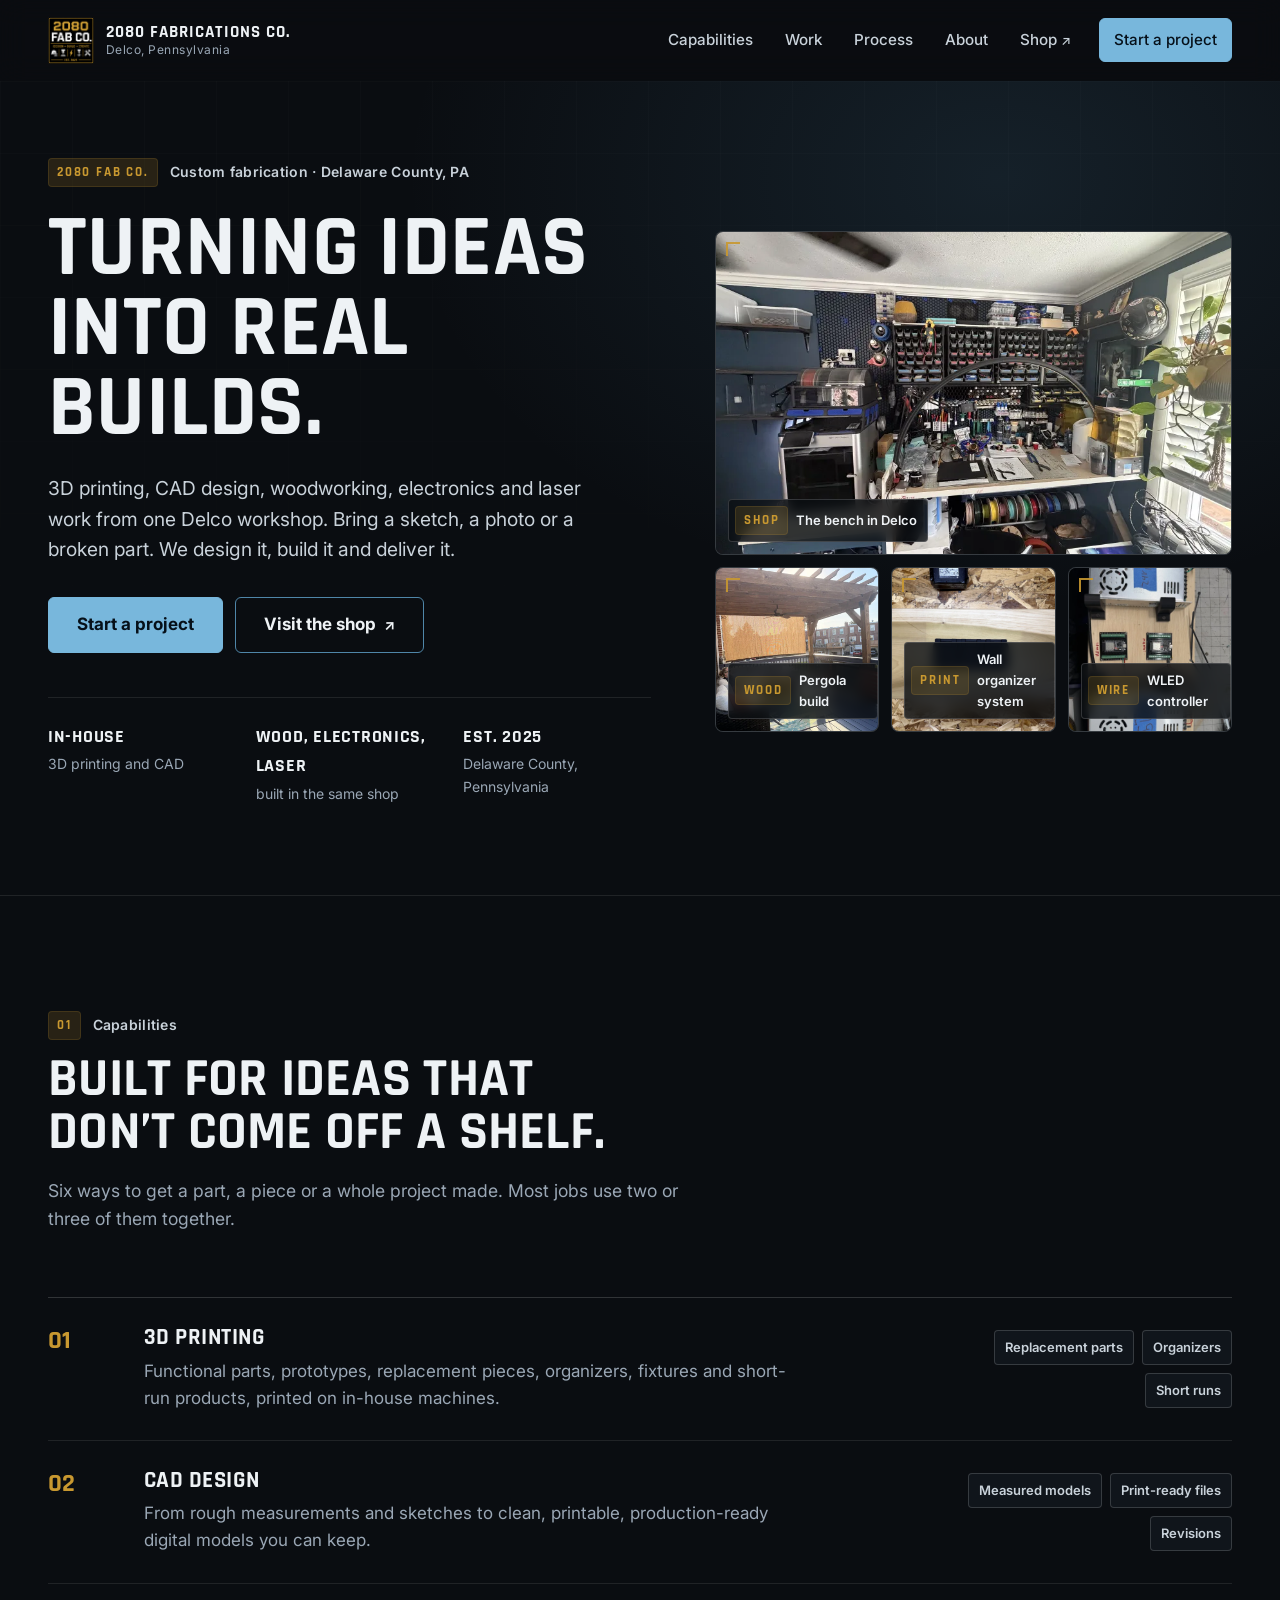
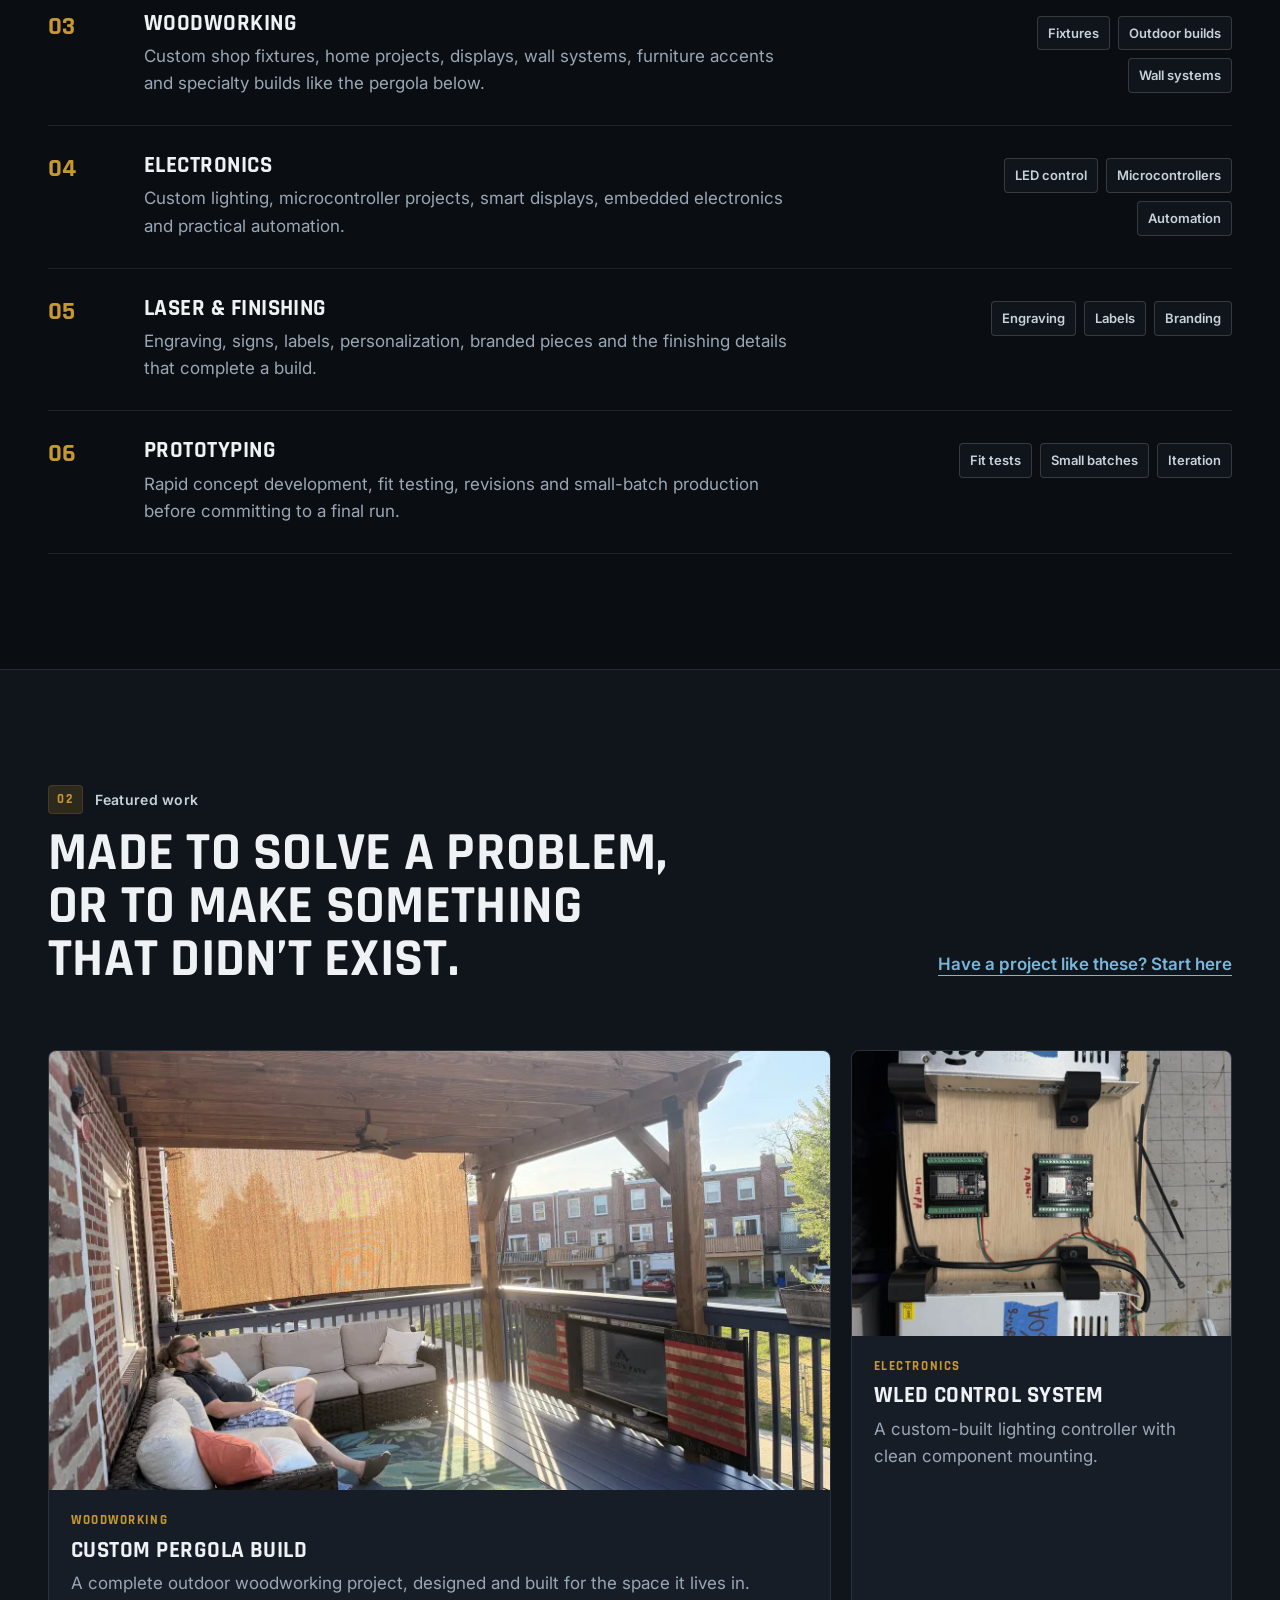
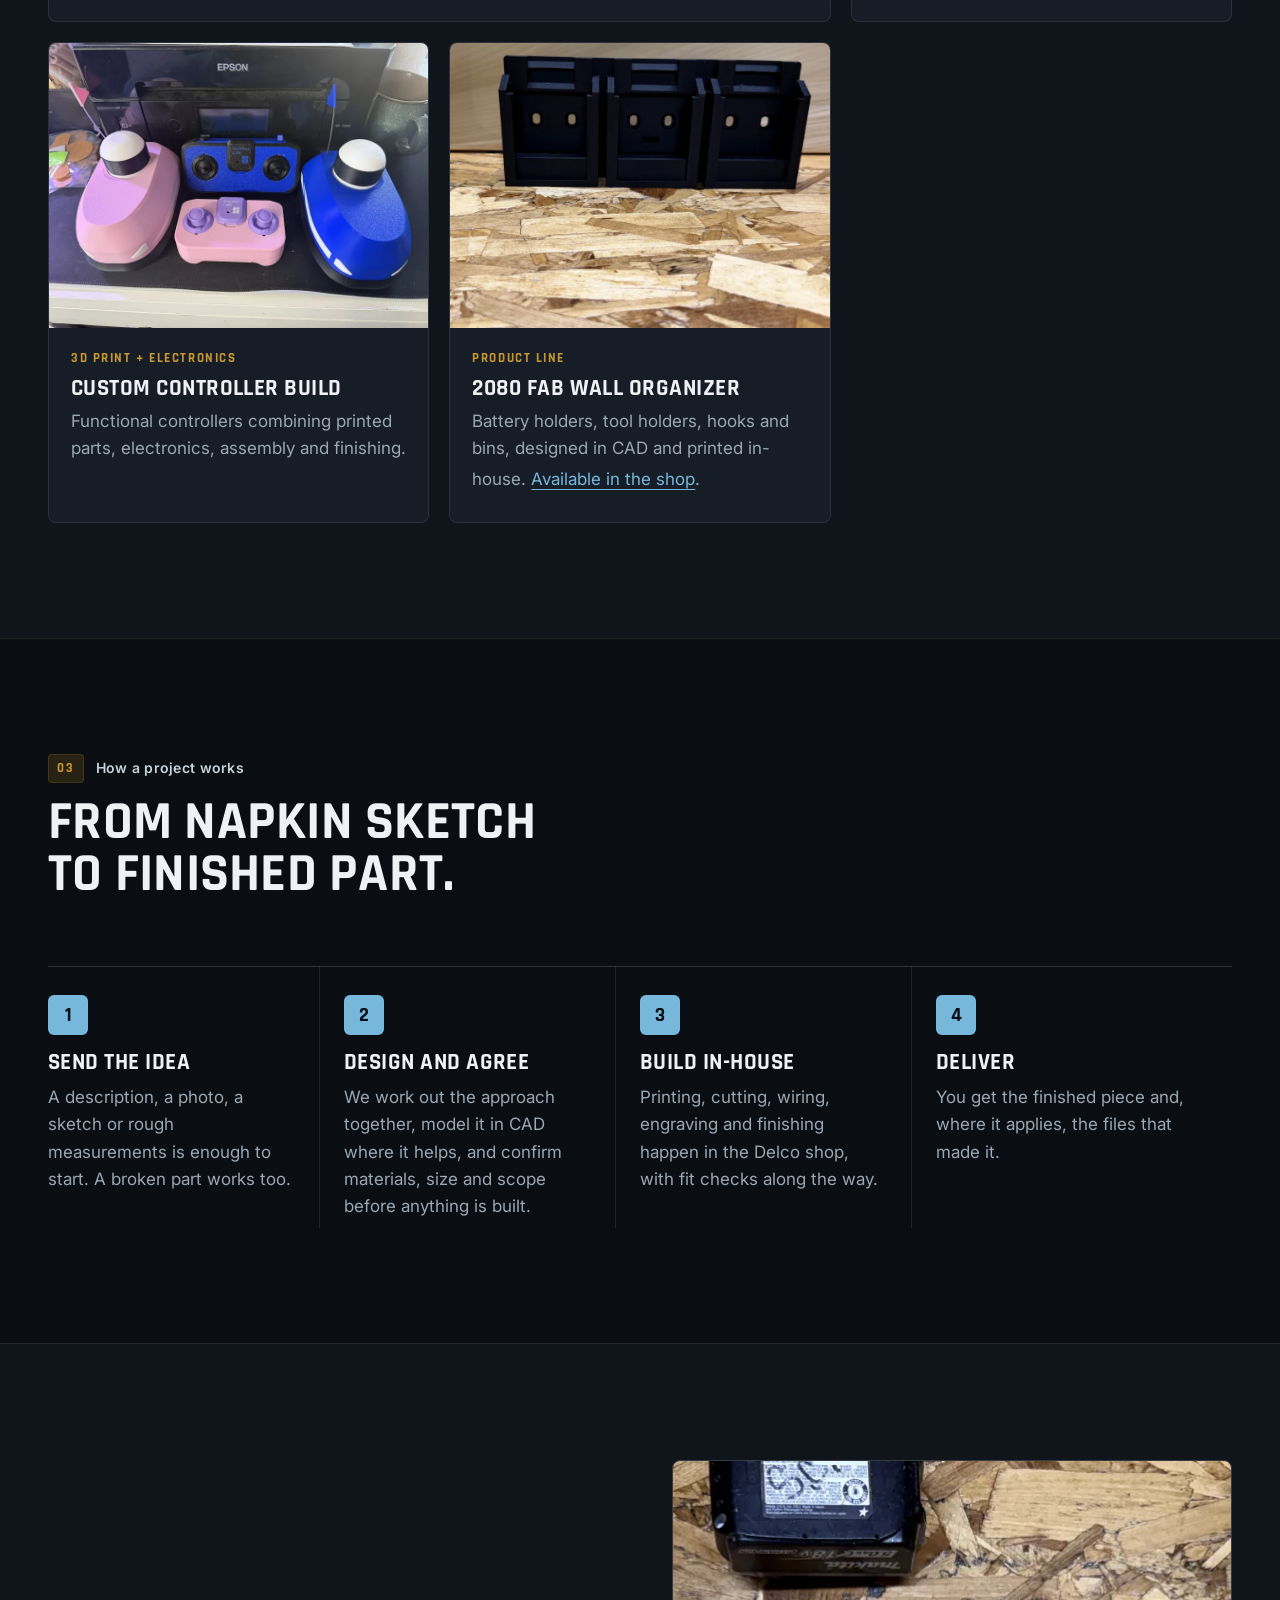
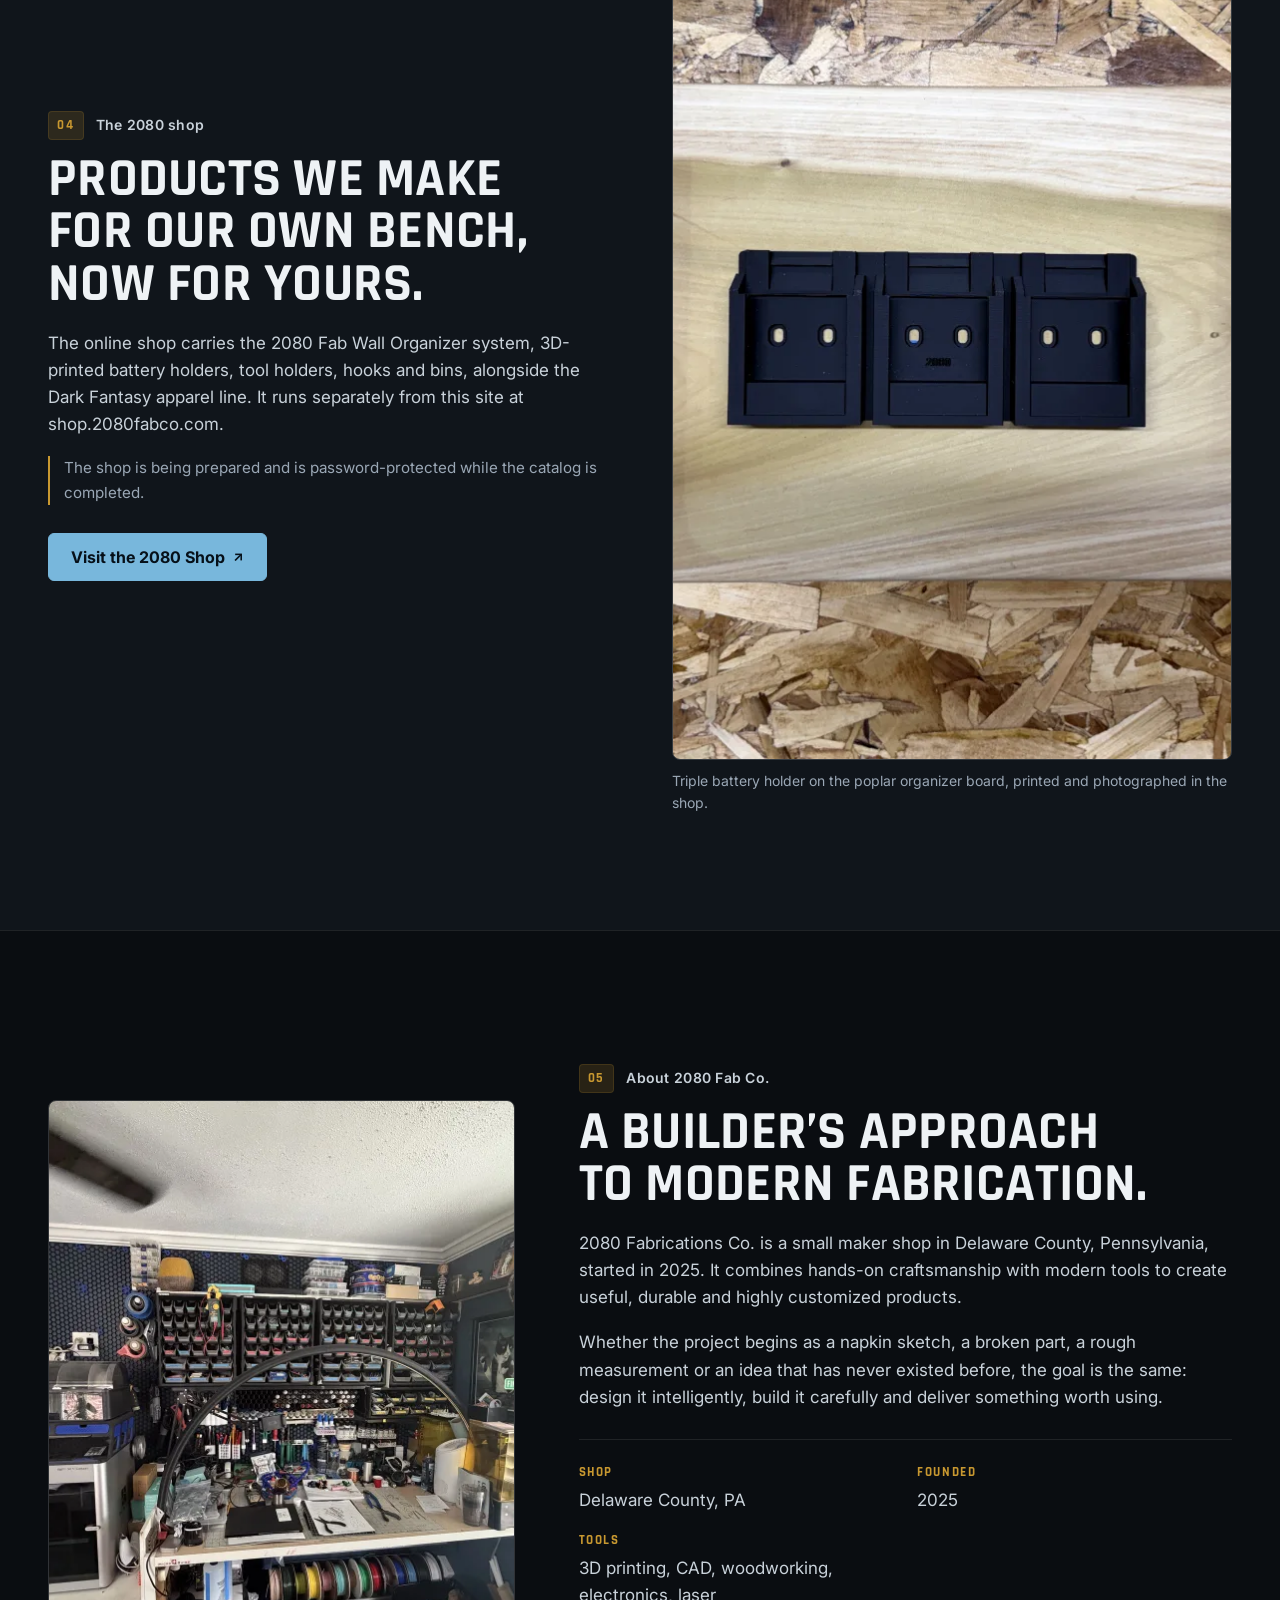
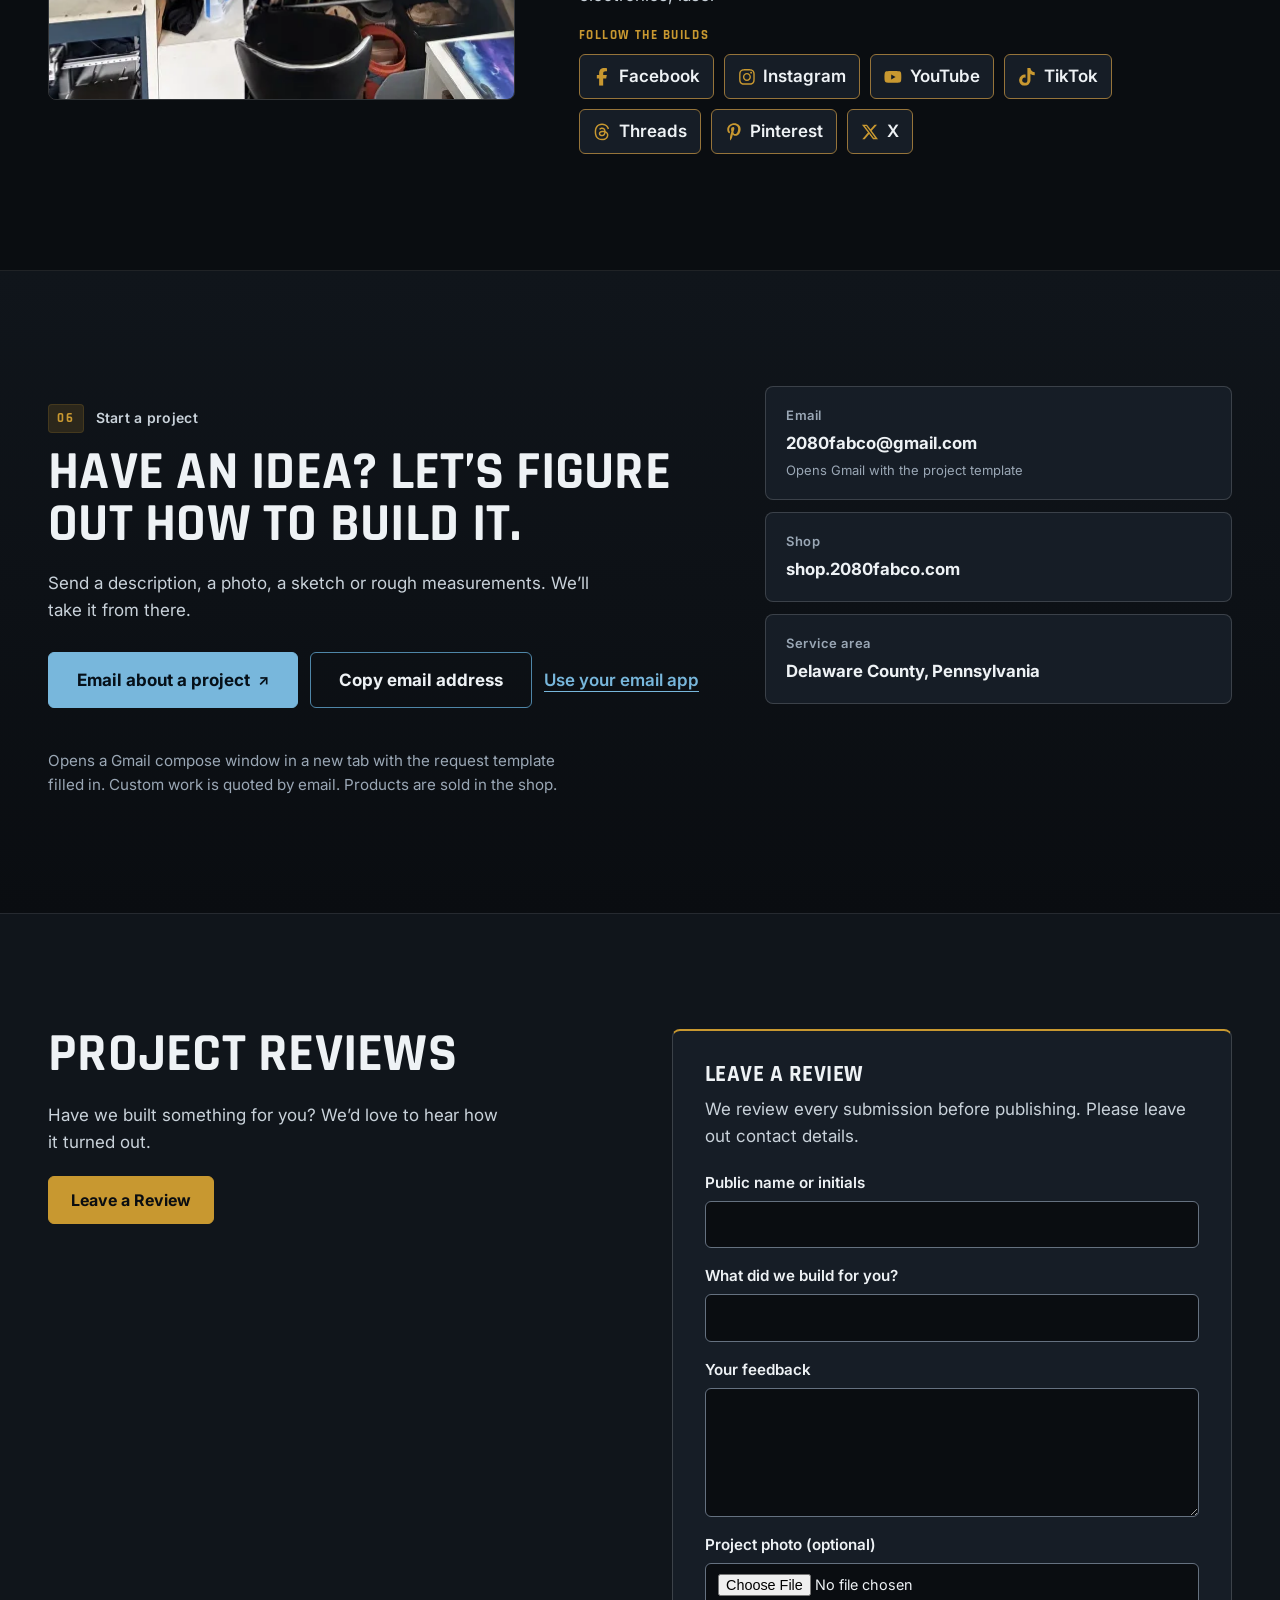
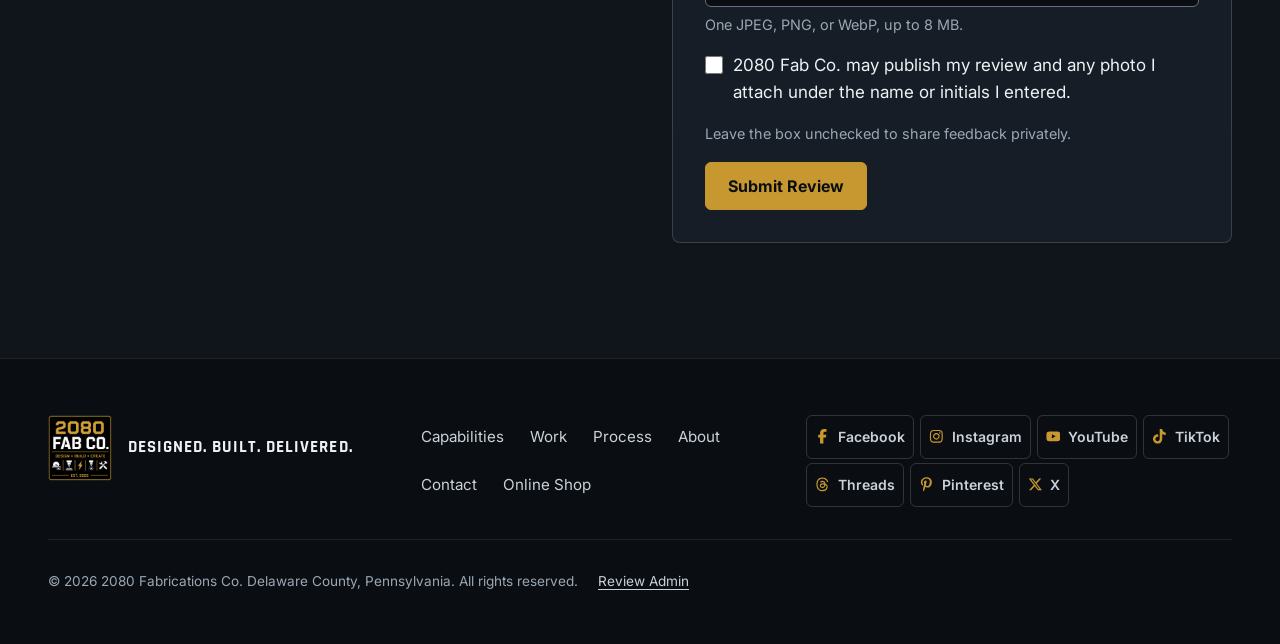
<file: index.html>
<!DOCTYPE html>
<html lang="en">
<head>
  <meta charset="UTF-8" />
  <meta name="viewport" content="width=device-width, initial-scale=1.0" />
  <meta name="description" content="2080 Fabrications Co. is a Delaware County, PA maker shop: custom 3D printing, CAD design, woodworking, electronics, laser work and prototyping, plus an online shop of in-house products." />
  <title>2080 Fabrications Co. | Custom fabrication in Delco, PA</title>
  <link rel="canonical" href="https://2080fabco.com/" />
  <meta name="theme-color" content="#0a0d11" />
  <meta property="og:type" content="website" />
  <meta property="og:site_name" content="2080 Fabrications Co." />
  <meta property="og:title" content="2080 Fabrications Co. | Custom fabrication in Delco, PA" />
  <meta property="og:description" content="Custom 3D printing, CAD design, woodworking, electronics, laser work and prototyping from one Delaware County workshop." />
  <meta property="og:url" content="https://2080fabco.com/" />
  <meta property="og:image" content="https://2080fabco.com/assets/shop.jpg" />
  <meta property="og:image:width" content="1600" />
  <meta property="og:image:height" content="1200" />
  <meta property="og:image:alt" content="2080 Fab Co. electronics and fabrication workspace" />
  <meta name="twitter:card" content="summary_large_image" />
  <meta name="twitter:title" content="2080 Fabrications Co. | Custom fabrication in Delco, PA" />
  <meta name="twitter:description" content="Custom 3D printing, CAD design, woodworking, electronics, laser work and prototyping from one Delaware County workshop." />
  <meta name="twitter:image" content="https://2080fabco.com/assets/shop.jpg" />
  <link rel="icon" href="/favicon.ico" sizes="32x32" />
  <link rel="icon" type="image/png" sizes="32x32" href="/icons/icon-32.png" />
  <link rel="icon" type="image/png" sizes="192x192" href="/icons/icon-192.png" />
  <link rel="apple-touch-icon" sizes="180x180" href="/icons/icon-180.png" />
  <link rel="manifest" href="/site.webmanifest" />
  <link rel="preconnect" href="https://fonts.googleapis.com">
  <link rel="preconnect" href="https://fonts.gstatic.com" crossorigin>
  <link href="https://fonts.googleapis.com/css2?family=Inter:wght@400;500;600;700&family=Rajdhani:wght@600;700&display=swap" rel="stylesheet">
  <link rel="stylesheet" href="styles.css" />
  <script type="application/ld+json">
  {
    "@context": "https://schema.org",
    "@type": "LocalBusiness",
    "@id": "https://2080fabco.com/#business",
    "name": "2080 Fabrications Co.",
    "alternateName": "2080 Fab Co.",
    "url": "https://2080fabco.com/",
    "logo": "https://2080fabco.com/icons/icon-512.png",
    "image": "https://2080fabco.com/assets/shop.jpg",
    "description": "Custom 3D printing, CAD design, woodworking, electronics, laser work and prototyping in Delaware County, Pennsylvania.",
    "email": "2080fabco@gmail.com",
    "foundingDate": "2025",
    "address": { "@type": "PostalAddress", "addressRegion": "PA", "addressCountry": "US" },
    "areaServed": { "@type": "AdministrativeArea", "name": "Delaware County, Pennsylvania" },
    "knowsAbout": ["3D printing", "CAD design", "Woodworking", "Electronics", "Laser engraving", "Prototyping"],
    "sameAs": [
      "https://shop.2080fabco.com",
      "https://www.facebook.com/2080FabCo",
      "https://www.instagram.com/2080fabrications",
      "https://www.youtube.com/@2080Fabco",
      "https://www.tiktok.com/@2080fabco",
      "https://www.threads.net/@2080fabrications",
      "https://www.pinterest.com/2080fabco",
      "https://x.com/2080FabCo"
    ]
  }
  </script>
</head>
<body>
  <a class="skip-link" href="#top">Skip to content</a>

  <header class="site-header" id="site-header">
    <div class="wrap header-inner">
      <a class="brand" href="#top" aria-label="2080 Fabrications Co. home">
        <img class="brand-logo" src="assets/optimized/2080-logo-96.png" width="96" height="98" alt="2080 Fab Co. badge logo">
        <span class="brand-text"><span class="brand-name">2080 Fabrications Co.</span><span class="brand-sub">Delco, Pennsylvania</span></span>
      </a>

      <button class="menu-toggle" type="button" aria-label="Open navigation" aria-expanded="false" aria-controls="primary-nav">
        <span class="menu-toggle__icon" aria-hidden="true"><span></span><span></span><span></span></span>
        <span class="menu-toggle__text">Menu</span>
      </button>

      <nav id="primary-nav" class="nav" aria-label="Main navigation">
        <a href="#capabilities">Capabilities</a>
        <a href="#work">Work</a>
        <a href="#process">Process</a>
        <a href="#about">About</a>
        <a href="https://shop.2080fabco.com" class="nav-shop">Shop <span class="ext" aria-hidden="true">&#8599;</span></a>
        <a class="button primary nav-cta" href="#contact">Start a project</a>
      </nav>
    </div>
  </header>

  <main id="top" tabindex="-1">

    <section class="hero" aria-labelledby="hero-heading">
      <div class="wrap hero-grid">
        <div class="hero-copy">
          <p class="spec-label"><span class="spec-code">2080 FAB CO.</span>Custom fabrication &middot; Delaware County, PA</p>
          <h1 id="hero-heading">Turning ideas<br>into real builds.</h1>
          <p class="lede">3D printing, CAD design, woodworking, electronics and laser work from one Delco workshop. Bring a sketch, a photo or a broken part. We design it, build it and deliver it.</p>
          <div class="actions">
            <a class="button primary large" href="#contact">Start a project</a>
            <a class="button secondary large" href="https://shop.2080fabco.com">Visit the shop <span class="ext" aria-hidden="true">&#8599;</span></a>
          </div>
          <ul class="hero-facts" aria-label="Quick facts">
            <li><strong>In-house</strong><span>3D printing and CAD</span></li>
            <li><strong>Wood, electronics, laser</strong><span>built in the same shop</span></li>
            <li><strong>Est. 2025</strong><span>Delaware County, Pennsylvania</span></li>
          </ul>
        </div>

        <div class="hero-mosaic">
          <figure class="tile tile--main">
            <picture>
              <source type="image/webp" srcset="assets/optimized/shop-800.webp 800w, assets/optimized/shop-1200.webp 1200w" sizes="(max-width: 900px) 100vw, 46vw">
              <img src="assets/optimized/shop-800.jpg" width="800" height="600" alt="2080 Fab Co. electronics and fabrication workspace" fetchpriority="high" decoding="async">
            </picture>
            <figcaption><span class="spec-code">SHOP</span>The bench in Delco</figcaption>
          </figure>
          <figure class="tile">
            <picture>
              <source type="image/webp" srcset="assets/optimized/pergola-800.webp">
              <img src="assets/optimized/pergola-800.jpg" width="800" height="600" alt="Finished custom pergola build" loading="lazy" decoding="async">
            </picture>
            <figcaption><span class="spec-code">WOOD</span>Pergola build</figcaption>
          </figure>
          <figure class="tile">
            <picture>
              <source type="image/webp" srcset="assets/optimized/organizer-board-900.webp">
              <img src="assets/optimized/organizer-board-900.jpg" width="900" height="900" alt="3D-printed triple battery holder mounted on a poplar wall organizer board" loading="lazy" decoding="async">
            </picture>
            <figcaption><span class="spec-code">PRINT</span>Wall organizer system</figcaption>
          </figure>
          <figure class="tile">
            <picture>
              <source type="image/webp" srcset="assets/optimized/wled-board-800.webp">
              <img src="assets/optimized/wled-board-800.jpg" width="800" height="1067" alt="Custom WLED electronics control board" loading="lazy" decoding="async">
            </picture>
            <figcaption><span class="spec-code">WIRE</span>WLED controller</figcaption>
          </figure>
        </div>
      </div>
    </section>

    <section id="capabilities" class="section" aria-labelledby="capabilities-heading">
      <div class="wrap">
        <div class="section-head">
          <p class="spec-label"><span class="spec-code">01</span>Capabilities</p>
          <h2 id="capabilities-heading">Built for ideas that don&rsquo;t come off a shelf.</h2>
          <p class="section-intro">Six ways to get a part, a piece or a whole project made. Most jobs use two or three of them together.</p>
        </div>
        <ol class="ledger">
          <li class="ledger-row">
            <span class="ledger-num" aria-hidden="true">01</span>
            <div class="ledger-body"><h3>3D printing</h3><p>Functional parts, prototypes, replacement pieces, organizers, fixtures and short-run products, printed on in-house machines.</p></div>
            <ul class="tags" aria-label="Typical work"><li>Replacement parts</li><li>Organizers</li><li>Short runs</li></ul>
          </li>
          <li class="ledger-row">
            <span class="ledger-num" aria-hidden="true">02</span>
            <div class="ledger-body"><h3>CAD design</h3><p>From rough measurements and sketches to clean, printable, production-ready digital models you can keep.</p></div>
            <ul class="tags" aria-label="Typical work"><li>Measured models</li><li>Print-ready files</li><li>Revisions</li></ul>
          </li>
          <li class="ledger-row">
            <span class="ledger-num" aria-hidden="true">03</span>
            <div class="ledger-body"><h3>Woodworking</h3><p>Custom shop fixtures, home projects, displays, wall systems, furniture accents and specialty builds like the pergola below.</p></div>
            <ul class="tags" aria-label="Typical work"><li>Fixtures</li><li>Outdoor builds</li><li>Wall systems</li></ul>
          </li>
          <li class="ledger-row">
            <span class="ledger-num" aria-hidden="true">04</span>
            <div class="ledger-body"><h3>Electronics</h3><p>Custom lighting, microcontroller projects, smart displays, embedded electronics and practical automation.</p></div>
            <ul class="tags" aria-label="Typical work"><li>LED control</li><li>Microcontrollers</li><li>Automation</li></ul>
          </li>
          <li class="ledger-row">
            <span class="ledger-num" aria-hidden="true">05</span>
            <div class="ledger-body"><h3>Laser &amp; finishing</h3><p>Engraving, signs, labels, personalization, branded pieces and the finishing details that complete a build.</p></div>
            <ul class="tags" aria-label="Typical work"><li>Engraving</li><li>Labels</li><li>Branding</li></ul>
          </li>
          <li class="ledger-row">
            <span class="ledger-num" aria-hidden="true">06</span>
            <div class="ledger-body"><h3>Prototyping</h3><p>Rapid concept development, fit testing, revisions and small-batch production before committing to a final run.</p></div>
            <ul class="tags" aria-label="Typical work"><li>Fit tests</li><li>Small batches</li><li>Iteration</li></ul>
          </li>
        </ol>
      </div>
    </section>

    <section id="work" class="section section--panel" aria-labelledby="work-heading">
      <div class="wrap">
        <div class="section-head section-head--row">
          <div>
            <p class="spec-label"><span class="spec-code">02</span>Featured work</p>
            <h2 id="work-heading">Made to solve a problem, or to make something that didn&rsquo;t exist.</h2>
          </div>
          <a class="textlink" href="#contact">Have a project like these? Start here</a>
        </div>
        <div class="work-grid">
          <article class="work-card work-card--wide">
            <picture>
              <source type="image/webp" srcset="assets/optimized/pergola-800.webp 800w, assets/optimized/pergola-1200.webp 1200w" sizes="(max-width: 900px) 100vw, 60vw">
              <img src="assets/optimized/pergola-800.jpg" width="800" height="600" alt="Finished custom pergola build" loading="lazy" decoding="async">
            </picture>
            <div class="work-info"><p class="work-tag">Woodworking</p><h3>Custom pergola build</h3><p>A complete outdoor woodworking project, designed and built for the space it lives in.</p></div>
          </article>
          <article class="work-card">
            <picture>
              <source type="image/webp" srcset="assets/optimized/wled-board-800.webp">
              <img src="assets/optimized/wled-board-800.jpg" width="800" height="1067" alt="Custom WLED electronics control board" loading="lazy" decoding="async">
            </picture>
            <div class="work-info"><p class="work-tag">Electronics</p><h3>WLED control system</h3><p>A custom-built lighting controller with clean component mounting.</p></div>
          </article>
          <article class="work-card">
            <picture>
              <source type="image/webp" srcset="assets/optimized/cyberbrick-800.webp 800w, assets/optimized/cyberbrick-1200.webp 1200w" sizes="(max-width: 900px) 100vw, 30vw">
              <img src="assets/optimized/cyberbrick-800.jpg" width="800" height="600" alt="Custom Cyberbrick bumper car controllers" loading="lazy" decoding="async">
            </picture>
            <div class="work-info"><p class="work-tag">3D print + electronics</p><h3>Custom controller build</h3><p>Functional controllers combining printed parts, electronics, assembly and finishing.</p></div>
          </article>
          <article class="work-card">
            <picture>
              <source type="image/webp" srcset="assets/optimized/organizer-three-900.webp">
              <img src="assets/optimized/organizer-three-900.jpg" width="900" height="900" alt="3D-printed triple battery holder for the 2080 Fab Wall Organizer system" loading="lazy" decoding="async">
            </picture>
            <div class="work-info"><p class="work-tag">Product line</p><h3>2080 Fab Wall Organizer</h3><p>Battery holders, tool holders, hooks and bins, designed in CAD and printed in-house. <a href="https://shop.2080fabco.com">Available in the shop</a>.</p></div>
          </article>
        </div>
      </div>
    </section>

    <section id="process" class="section" aria-labelledby="process-heading">
      <div class="wrap">
        <div class="section-head">
          <p class="spec-label"><span class="spec-code">03</span>How a project works</p>
          <h2 id="process-heading">From napkin sketch to finished part.</h2>
        </div>
        <ol class="steps">
          <li class="step"><span class="step-num" aria-hidden="true">1</span><h3>Send the idea</h3><p>A description, a photo, a sketch or rough measurements is enough to start. A broken part works too.</p></li>
          <li class="step"><span class="step-num" aria-hidden="true">2</span><h3>Design and agree</h3><p>We work out the approach together, model it in CAD where it helps, and confirm materials, size and scope before anything is built.</p></li>
          <li class="step"><span class="step-num" aria-hidden="true">3</span><h3>Build in-house</h3><p>Printing, cutting, wiring, engraving and finishing happen in the Delco shop, with fit checks along the way.</p></li>
          <li class="step"><span class="step-num" aria-hidden="true">4</span><h3>Deliver</h3><p>You get the finished piece and, where it applies, the files that made it.</p></li>
        </ol>
      </div>
    </section>

    <section id="shop" class="section section--panel" aria-labelledby="shop-heading">
      <div class="wrap shop-grid">
        <div class="shop-copy">
          <p class="spec-label"><span class="spec-code">04</span>The 2080 shop</p>
          <h2 id="shop-heading">Products we make for our own bench, now for yours.</h2>
          <p>The online shop carries the 2080 Fab Wall Organizer system, 3D-printed battery holders, tool holders, hooks and bins, alongside the Dark Fantasy apparel line. It runs separately from this site at shop.2080fabco.com.</p>
          <p class="shop-note">The shop is being prepared and is password-protected while the catalog is completed.</p>
          <div class="actions">
            <a class="button primary" href="https://shop.2080fabco.com">Visit the 2080 Shop <span class="ext" aria-hidden="true">&#8599;</span></a>
          </div>
        </div>
        <figure class="shop-photo">
          <picture>
            <source type="image/webp" srcset="assets/optimized/organizer-board-900.webp 900w, assets/optimized/organizer-board-1400.webp 1400w" sizes="(max-width: 900px) 100vw, 44vw">
            <img src="assets/optimized/organizer-board-900.jpg" width="900" height="900" alt="3D-printed triple battery holder mounted on a poplar wall organizer board" loading="lazy" decoding="async">
          </picture>
          <figcaption>Triple battery holder on the poplar organizer board, printed and photographed in the shop.</figcaption>
        </figure>
      </div>
    </section>

    <section id="about" class="section" aria-labelledby="about-heading">
      <div class="wrap about-grid">
        <figure class="about-photo">
          <picture>
            <source type="image/webp" srcset="assets/optimized/shop-800.webp 800w, assets/optimized/shop-1200.webp 1200w" sizes="(max-width: 900px) 100vw, 44vw">
            <img src="assets/optimized/shop-800.jpg" width="800" height="600" alt="2080 Fab Co. electronics and fabrication workspace" loading="lazy" decoding="async">
          </picture>
        </figure>
        <div class="about-copy">
          <p class="spec-label"><span class="spec-code">05</span>About 2080 Fab Co.</p>
          <h2 id="about-heading">A builder&rsquo;s approach to modern fabrication.</h2>
          <p>2080 Fabrications Co. is a small maker shop in Delaware County, Pennsylvania, started in 2025. It combines hands-on craftsmanship with modern tools to create useful, durable and highly customized products.</p>
          <p>Whether the project begins as a napkin sketch, a broken part, a rough measurement or an idea that has never existed before, the goal is the same: design it intelligently, build it carefully and deliver something worth using.</p>
          <dl class="bench">
            <div><dt>Shop</dt><dd>Delaware County, PA</dd></div>
            <div><dt>Founded</dt><dd>2025</dd></div>
            <div><dt>Tools</dt><dd>3D printing, CAD, woodworking, electronics, laser</dd></div>
            <div class="bench-social">
              <dt>Follow the Builds</dt>
              <dd>
                <nav class="social-row" aria-label="2080 Fab Co. social accounts">
                  <a href="https://www.facebook.com/2080FabCo" target="_blank" rel="noopener noreferrer" aria-label="2080 Fab Co. on Facebook (opens in a new tab)">
                    <svg class="social-logo" aria-hidden="true" focusable="false"><use href="assets/social-logos.svg#facebook"></use></svg>
                    Facebook
                  </a>
                  <a href="https://www.instagram.com/2080fabrications" target="_blank" rel="noopener noreferrer" aria-label="2080 Fab Co. on Instagram (opens in a new tab)">
                    <svg class="social-logo" aria-hidden="true" focusable="false"><use href="assets/social-logos.svg#instagram"></use></svg>
                    Instagram
                  </a>
                  <a href="https://www.youtube.com/@2080Fabco" target="_blank" rel="noopener noreferrer" aria-label="2080 Fab Co. on YouTube (opens in a new tab)">
                    <svg class="social-logo" aria-hidden="true" focusable="false"><use href="assets/social-logos.svg#youtube"></use></svg>
                    YouTube
                  </a>
                  <a href="https://www.tiktok.com/@2080fabco" target="_blank" rel="noopener noreferrer" aria-label="2080 Fab Co. on TikTok (opens in a new tab)">
                    <svg class="social-logo" aria-hidden="true" focusable="false"><use href="assets/social-logos.svg#tiktok"></use></svg>
                    TikTok
                  </a>
                  <a href="https://www.threads.net/@2080fabrications" target="_blank" rel="noopener noreferrer" aria-label="2080 Fab Co. on Threads (opens in a new tab)">
                    <svg class="social-logo" aria-hidden="true" focusable="false"><use href="assets/social-logos.svg#threads"></use></svg>
                    Threads
                  </a>
                  <a href="https://www.pinterest.com/2080fabco" target="_blank" rel="noopener noreferrer" aria-label="2080 Fab Co. on Pinterest (opens in a new tab)">
                    <svg class="social-logo" aria-hidden="true" focusable="false"><use href="assets/social-logos.svg#pinterest"></use></svg>
                    Pinterest
                  </a>
                  <a href="https://x.com/2080FabCo" target="_blank" rel="noopener noreferrer" aria-label="2080 Fab Co. on X (opens in a new tab)">
                    <svg class="social-logo" aria-hidden="true" focusable="false"><use href="assets/social-logos.svg#x"></use></svg>
                    X
                  </a>
                </nav>
              </dd>
            </div>
          </dl>
        </div>
      </div>
    </section>

    <section id="contact" class="section section--contact" aria-labelledby="contact-heading">
      <div class="wrap contact-grid">
        <div class="contact-copy">
          <p class="spec-label"><span class="spec-code">06</span>Start a project</p>
          <h2 id="contact-heading">Have an idea? Let&rsquo;s figure out how to build it.</h2>
          <p>Send a description, a photo, a sketch or rough measurements. We&rsquo;ll take it from there.</p>
          <div class="contact-actions">
            <a class="button primary large" href="https://mail.google.com/mail/?view=cm&fs=1&to=2080fabco%40gmail.com&su=New%20Project%20Request%20-%202080%20Fabrications%20Co.&body=Name%3A%0ABest%20contact%20method%20%28email%20or%20phone%29%3A%0AProject%20idea%3A%0AApproximate%20size%20or%20dimensions%3A%0AMaterial%20%28if%20known%29%3A%0ANeeded-by%20date%20%28if%20any%29%3A%0APhotos%20or%20files%3A%20I%20can%20attach%20photos%2C%20sketches%20or%20files%20to%20this%20email.%0A" target="_blank" rel="noopener noreferrer">Email about a project <span class="ext" aria-hidden="true">&#8599;</span></a>
            <button class="button secondary large copy-email" type="button" data-email="2080fabco@gmail.com">Copy email address</button>
            <a class="textlink contact-mailto" href="mailto:2080fabco@gmail.com?subject=New%20Project%20Request%20-%202080%20Fabrications%20Co.&body=Name%3A%0ABest%20contact%20method%20%28email%20or%20phone%29%3A%0AProject%20idea%3A%0AApproximate%20size%20or%20dimensions%3A%0AMaterial%20%28if%20known%29%3A%0ANeeded-by%20date%20%28if%20any%29%3A%0APhotos%20or%20files%3A%20I%20can%20attach%20photos%2C%20sketches%20or%20files%20to%20this%20email.%0A">Use your email app</a>
          </div>
          <p class="copy-status" role="status" aria-live="polite"></p>
          <p class="contact-hint">Opens a Gmail compose window in a new tab with the request template filled in. Custom work is quoted by email. Products are sold in the shop.</p>
        </div>
        <ul class="contact-cards" aria-label="Contact details">
          <li><a class="contact-card" href="https://mail.google.com/mail/?view=cm&fs=1&to=2080fabco%40gmail.com&su=New%20Project%20Request%20-%202080%20Fabrications%20Co.&body=Name%3A%0ABest%20contact%20method%20%28email%20or%20phone%29%3A%0AProject%20idea%3A%0AApproximate%20size%20or%20dimensions%3A%0AMaterial%20%28if%20known%29%3A%0ANeeded-by%20date%20%28if%20any%29%3A%0APhotos%20or%20files%3A%20I%20can%20attach%20photos%2C%20sketches%20or%20files%20to%20this%20email.%0A" target="_blank" rel="noopener noreferrer" aria-label="Email 2080fabco@gmail.com about a project (opens Gmail in a new tab)"><span class="contact-card__label">Email</span><strong>2080fabco@gmail.com</strong><span class="contact-card__hint">Opens Gmail with the project template</span></a></li>
          <li><a class="contact-card" href="https://shop.2080fabco.com"><span class="contact-card__label">Shop</span><strong>shop.2080fabco.com</strong></a></li>
          <li><div class="contact-card contact-card--static"><span class="contact-card__label">Service area</span><strong>Delaware County, Pennsylvania</strong></div></li>
        </ul>
      </div>
    </section>

    <section id="project-reviews" class="section section--panel" aria-labelledby="project-reviews-heading" data-reviews-origin="https://2080-project-reviews.2080fabco.workers.dev">
      <div class="wrap reviews-grid">
        <div class="reviews-copy">
          <h2 id="project-reviews-heading">Project Reviews</h2>
          <ul class="review-list" aria-label="Published project reviews" hidden></ul>
          <p class="reviews-empty" role="status">Have we built something for you? We&rsquo;d love to hear how it turned out.</p>
          <a class="button review-button" href="#leave-a-review">Leave a Review</a>
        </div>
        <div class="review-panel" id="leave-a-review" tabindex="-1">
          <h3>Leave a Review</h3>
          <p id="review-intro">We review every submission before publishing. Please leave out contact details.</p>
          <form class="review-form" method="post" aria-describedby="review-intro" hidden>
            <div class="review-field">
              <label for="review-name">Public name or initials</label>
              <input id="review-name" name="displayName" type="text" maxlength="60" required>
            </div>
            <div class="review-field">
              <label for="review-project">What did we build for you?</label>
              <input id="review-project" name="project" type="text" maxlength="120" required>
            </div>
            <div class="review-field">
              <label for="review-feedback">Your feedback</label>
              <textarea id="review-feedback" name="feedback" rows="4" maxlength="600" required></textarea>
            </div>
            <div class="review-field">
              <label for="review-photo">Project photo (optional)</label>
              <input id="review-photo" name="photo" type="file" accept="image/jpeg,image/png,image/webp" aria-describedby="review-photo-hint">
              <p id="review-photo-hint" class="review-hint">One JPEG, PNG, or WebP, up to 8 MB.</p>
            </div>
            <label class="review-consent">
              <input type="checkbox" name="permission" value="yes" aria-describedby="review-permission">
              <span>2080 Fab Co. may publish my review and any photo I attach under the name or initials I entered.</span>
            </label>
            <p id="review-permission" class="review-hint">Leave the box unchecked to share feedback privately.</p>
            <div class="actions">
              <button class="button review-button" type="submit">Submit Review</button>
            </div>
            <p class="review-status" role="status"></p>
          </form>
          <noscript><p class="review-hint">Enable JavaScript to submit a review and see published feedback.</p></noscript>
        </div>
      </div>
    </section>
  </main>

  <footer class="site-footer">
    <div class="wrap footer-grid">
      <div class="footer-brand">
        <img class="footer-logo" src="assets/optimized/2080-logo-184.png" width="184" height="189" alt="2080 Fab Co. badge logo" loading="lazy" decoding="async">
        <p class="footer-tagline">Designed. Built. Delivered.</p>
      </div>
      <nav class="footer-nav" aria-label="Footer">
        <a href="#capabilities">Capabilities</a>
        <a href="#work">Work</a>
        <a href="#process">Process</a>
        <a href="#about">About</a>
        <a href="#contact">Contact</a>
        <a href="https://shop.2080fabco.com">Online Shop</a>
      </nav>
      <nav class="footer-social" aria-label="Social media">
        <a href="https://www.facebook.com/2080FabCo" target="_blank" rel="noopener noreferrer" aria-label="2080 Fab Co. on Facebook (opens in a new tab)">
          <svg class="social-logo" aria-hidden="true" focusable="false"><use href="assets/social-logos.svg#facebook"></use></svg>
          Facebook
        </a>
        <a href="https://www.instagram.com/2080fabrications" target="_blank" rel="noopener noreferrer" aria-label="2080 Fab Co. on Instagram (opens in a new tab)">
          <svg class="social-logo" aria-hidden="true" focusable="false"><use href="assets/social-logos.svg#instagram"></use></svg>
          Instagram
        </a>
        <a href="https://www.youtube.com/@2080Fabco" target="_blank" rel="noopener noreferrer" aria-label="2080 Fab Co. on YouTube (opens in a new tab)">
          <svg class="social-logo" aria-hidden="true" focusable="false"><use href="assets/social-logos.svg#youtube"></use></svg>
          YouTube
        </a>
        <a href="https://www.tiktok.com/@2080fabco" target="_blank" rel="noopener noreferrer" aria-label="2080 Fab Co. on TikTok (opens in a new tab)">
          <svg class="social-logo" aria-hidden="true" focusable="false"><use href="assets/social-logos.svg#tiktok"></use></svg>
          TikTok
        </a>
        <a href="https://www.threads.net/@2080fabrications" target="_blank" rel="noopener noreferrer" aria-label="2080 Fab Co. on Threads (opens in a new tab)">
          <svg class="social-logo" aria-hidden="true" focusable="false"><use href="assets/social-logos.svg#threads"></use></svg>
          Threads
        </a>
        <a href="https://www.pinterest.com/2080fabco" target="_blank" rel="noopener noreferrer" aria-label="2080 Fab Co. on Pinterest (opens in a new tab)">
          <svg class="social-logo" aria-hidden="true" focusable="false"><use href="assets/social-logos.svg#pinterest"></use></svg>
          Pinterest
        </a>
        <a href="https://x.com/2080FabCo" target="_blank" rel="noopener noreferrer" aria-label="2080 Fab Co. on X (opens in a new tab)">
          <svg class="social-logo" aria-hidden="true" focusable="false"><use href="assets/social-logos.svg#x"></use></svg>
          X
        </a>
      </nav>
      <div class="footer-legal">
        <small>&copy; <span id="year">2026</span> 2080 Fabrications Co. Delaware County, Pennsylvania. All rights reserved.</small>
        <a class="footer-admin-link" href="https://2080-project-reviews.2080fabco.workers.dev/admin/">Review Admin</a>
      </div>
    </div>
  </footer>

  <script src="script.js"></script>
</body>
</html>
</file>
<file: styles.css>
/* 2080 Fabrications Co. - Build 02 visual redesign
   Foundation: deep navy. Interactive: steel blue. Accent: the badge's gold, used sparingly.
   Display type: Rajdhani. Body: Inter. Left-aligned, 1280px content width, 12-column grid. */

:root {
  --ink: #0a0d11;
  --ink-2: #10151b;
  --ink-3: #161d26;
  --line: rgba(255, 255, 255, 0.09);
  --line-strong: rgba(255, 255, 255, 0.16);
  --text: #eef2f5;
  --text-soft: #c9d2da;
  --muted: #9aa7b5;
  --steel: #4f86a8;
  --steel-bright: #78b7dc;
  --steel-ink: #061019;
  --gold: #c89830;
  --gold-soft: rgba(200, 152, 48, 0.16);
  --max: 1280px;
  --gutter: clamp(20px, 4vw, 48px);
  --radius: 8px;
  --font-display: "Rajdhani", "Inter", system-ui, sans-serif;
  --font-body: "Inter", system-ui, -apple-system, "Segoe UI", sans-serif;
}

*, *::before, *::after { box-sizing: border-box; }
html { -webkit-text-size-adjust: 100%; }
@media (prefers-reduced-motion: no-preference) { html { scroll-behavior: smooth; } }
body {
  margin: 0;
  font-family: var(--font-body);
  font-size: 1.0625rem;
  line-height: 1.6;
  color: var(--text);
  background: var(--ink);
}
img, picture { display: block; max-width: 100%; }
a { color: var(--steel-bright); text-decoration: none; }
a:hover { color: #9dd0ee; }
:focus-visible { outline: 2px solid var(--steel-bright); outline-offset: 3px; }
main:focus { outline: none; }
h1, h2, h3 { font-family: var(--font-display); font-weight: 700; line-height: 1; margin: 0; text-wrap: balance; letter-spacing: 0.005em; }
h1 { font-size: clamp(3rem, 6.8vw, 6.25rem); text-transform: uppercase; line-height: 0.92; }
h2 { font-size: clamp(2.1rem, 4.2vw, 3.4rem); text-transform: uppercase; line-height: 0.98; }
h3 { font-size: 1.45rem; text-transform: uppercase; letter-spacing: 0.02em; }
p { margin: 0; }
ul, ol { margin: 0; padding: 0; list-style: none; }

.wrap { width: min(var(--max), 100% - 2 * var(--gutter)); margin-inline: auto; }
.section { padding-block: clamp(72px, 9vw, 128px); border-top: 1px solid var(--line); }
.section--panel { background: var(--ink-2); }
.section-head { max-width: 760px; margin-bottom: clamp(36px, 5vw, 64px); }
.section-head h2 { margin-top: 14px; }
.section-intro { margin-top: 18px; color: var(--muted); font-size: 1.1rem; max-width: 60ch; }
.section-head--row { max-width: none; display: flex; align-items: flex-end; justify-content: space-between; gap: 32px; flex-wrap: wrap; }
.section-head--row > div { max-width: 760px; }

/* Spec labels: the shop's part-number habit, used as a quiet structural device */
.spec-label { display: flex; flex-wrap: wrap; align-items: center; gap: 8px 12px; margin: 0; font-size: 0.875rem; font-weight: 600; color: var(--text-soft); letter-spacing: 0.02em; }
.spec-code { white-space: nowrap; font-family: var(--font-display); font-weight: 700; font-size: 0.8125rem; letter-spacing: 0.14em; color: var(--gold); padding: 3px 8px; border: 1px solid var(--gold-soft); background: var(--gold-soft); border-radius: 4px; }

/* Buttons */
.button { display: inline-flex; align-items: center; justify-content: center; gap: 8px; min-height: 48px; padding: 0 22px; border-radius: 6px; font-weight: 700; font-size: 1rem; line-height: 1; border: 1px solid transparent; white-space: nowrap; }
.button.large { min-height: 56px; padding-inline: 28px; font-size: 1.0625rem; }
.button.primary { background: var(--steel-bright); color: var(--steel-ink); border-color: var(--steel-bright); }
.button.primary:hover { background: #8fc6e6; color: var(--steel-ink); }
.button.secondary { background: transparent; color: var(--text); border-color: var(--steel); }
.button.secondary:hover { border-color: var(--steel-bright); color: var(--text); background: rgba(120, 183, 220, 0.08); }
.textlink { font-weight: 600; color: var(--steel-bright); text-decoration: underline; text-underline-offset: 5px; text-decoration-thickness: 1px; padding-block: 8px; }
.textlink:hover { color: var(--text); }
.ext { font-size: 0.85em; }
.actions { display: flex; flex-wrap: wrap; gap: 12px; }

/* Skip link */
.skip-link { position: absolute; left: 16px; top: -64px; z-index: 200; padding: 12px 16px; border-radius: 6px; background: var(--steel-bright); color: var(--steel-ink); font-weight: 700; }
.skip-link:focus { top: 12px; outline: 2px solid white; outline-offset: 2px; }

/* Header */
.site-header { position: sticky; top: 0; z-index: 100; background: rgba(10, 13, 17, 0.7); backdrop-filter: blur(14px); -webkit-backdrop-filter: blur(14px); border-bottom: 1px solid transparent; transition: border-color .2s ease, background .2s ease; }
.site-header.scrolled { background: rgba(10, 13, 17, 0.92); border-bottom-color: var(--line); }
.header-inner { display: flex; align-items: center; justify-content: space-between; gap: 24px; min-height: 80px; }
.brand { display: inline-flex; align-items: center; gap: 12px; color: var(--text); min-height: 48px; }
.brand-logo { width: 46px; height: 47px; }
.brand-text { display: flex; flex-direction: column; line-height: 1.15; }
.brand-name { font-family: var(--font-display); font-weight: 700; font-size: 1.05rem; letter-spacing: 0.06em; text-transform: uppercase; }
.brand-sub { font-size: 0.75rem; color: var(--muted); letter-spacing: 0.04em; }
.nav { display: flex; align-items: center; gap: 4px; }
.nav a { display: inline-flex; align-items: center; gap: 4px; min-height: 44px; padding: 8px 14px; color: var(--text-soft); font-weight: 500; font-size: 0.95rem; border-radius: 6px; position: relative; }
.nav a:not(.button):hover { color: var(--text); background: rgba(255, 255, 255, 0.04); }
.nav .nav-cta { margin-left: 10px; min-height: 44px; }
.menu-toggle { display: none; align-items: center; gap: 10px; min-width: 44px; min-height: 44px; padding: 6px 10px; background: transparent; color: var(--text); border: 1px solid var(--line-strong); border-radius: 6px; font: inherit; font-weight: 600; font-size: 0.9rem; cursor: pointer; }
.menu-toggle__icon { display: inline-flex; flex-direction: column; gap: 4px; width: 18px; }
.menu-toggle__icon span { display: block; height: 2px; background: currentColor; border-radius: 2px; }

/* Hero */
.hero { position: relative; padding-block: clamp(40px, 6vw, 88px) clamp(56px, 7vw, 96px); background: radial-gradient(ellipse at 78% 12%, rgba(79, 134, 168, 0.16), transparent 42%), var(--ink); overflow: hidden; }
.hero::after { content: ""; position: absolute; inset: 0; pointer-events: none; background-image: linear-gradient(var(--line) 1px, transparent 1px), linear-gradient(90deg, var(--line) 1px, transparent 1px); background-size: 72px 72px; opacity: 0.35; mask-image: linear-gradient(to bottom, rgba(0,0,0,.5), transparent 70%); -webkit-mask-image: linear-gradient(to bottom, rgba(0,0,0,.5), transparent 70%); }
.hero-grid { position: relative; z-index: 1; display: grid; grid-template-columns: minmax(0, 7fr) minmax(0, 6fr); gap: clamp(32px, 5vw, 72px); align-items: center; }
.hero-copy h1 { margin-top: 22px; }
.lede { margin-top: 24px; max-width: 34rem; font-size: clamp(1.1rem, 1.5vw, 1.25rem); color: var(--text-soft); }
.hero .actions { margin-top: 32px; }
.hero-facts { display: grid; grid-template-columns: repeat(3, minmax(0, 1fr)); gap: 20px; margin-top: 44px; padding-top: 24px; border-top: 1px solid var(--line); }
.hero-facts li { display: flex; flex-direction: column; gap: 2px; }
.hero-facts strong { font-family: var(--font-display); font-size: 1.15rem; text-transform: uppercase; letter-spacing: 0.04em; }
.hero-facts span { font-size: 0.875rem; color: var(--muted); }

.hero-mosaic { display: grid; grid-template-columns: repeat(3, minmax(0, 1fr)); gap: 12px; }
.tile { position: relative; margin: 0; border-radius: var(--radius); overflow: hidden; border: 1px solid var(--line-strong); background: var(--ink-2); }
.tile--main { grid-column: 1 / -1; }
.tile img { width: 100%; height: 100%; object-fit: cover; aspect-ratio: 4 / 3; }
.tile:not(.tile--main) img { aspect-ratio: 1 / 1; }
.tile--main img { aspect-ratio: 16 / 10; }
.tile figcaption { position: absolute; left: 12px; bottom: 12px; display: inline-flex; align-items: center; gap: 8px; padding: 6px 10px 6px 6px; font-size: 0.8125rem; font-weight: 600; color: var(--text); background: rgba(10, 13, 17, 0.78); border: 1px solid var(--line-strong); border-radius: 4px; backdrop-filter: blur(6px); }
.tile::before { content: ""; position: absolute; top: 10px; left: 10px; width: 14px; height: 14px; border-top: 2px solid var(--gold); border-left: 2px solid var(--gold); opacity: .9; z-index: 1; }

/* Capabilities ledger */
.ledger { border-top: 1px solid var(--line-strong); }
.ledger-row { display: grid; grid-template-columns: 72px minmax(0, 1fr) minmax(0, 300px); gap: 24px; align-items: start; padding: 28px 0; border-bottom: 1px solid var(--line); }
.ledger-num { font-family: var(--font-display); font-weight: 700; font-size: 1.6rem; color: var(--gold); line-height: 1; padding-top: 2px; }
.ledger-body p { margin-top: 8px; color: var(--muted); max-width: 60ch; }
.tags { display: flex; flex-wrap: wrap; gap: 8px; justify-content: flex-end; padding-top: 4px; }
.tags li { font-size: 0.8125rem; font-weight: 600; color: var(--text-soft); padding: 6px 10px; border: 1px solid var(--line-strong); border-radius: 4px; background: var(--ink-2); }

/* Work grid */
.work-grid { display: grid; grid-template-columns: repeat(12, minmax(0, 1fr)); gap: 20px; }
.work-card { grid-column: span 4; display: flex; flex-direction: column; background: var(--ink-3); border: 1px solid var(--line); border-radius: var(--radius); overflow: hidden; }
.work-card--wide { grid-column: span 8; }
.work-card img { width: 100%; height: 100%; object-fit: cover; aspect-ratio: 4 / 3; }
.work-card--wide img { aspect-ratio: 16 / 9; }
.work-info { padding: 20px 22px 24px; display: flex; flex-direction: column; gap: 8px; }
.work-tag { font-family: var(--font-display); font-weight: 700; font-size: 0.8125rem; letter-spacing: 0.12em; text-transform: uppercase; color: var(--gold); }
.work-info p:not(.work-tag) { color: var(--muted); }
.work-info a, .bench a { display: inline-block; padding-block: 4px; text-decoration: underline; text-underline-offset: 4px; }

/* Process steps */
.steps { display: grid; grid-template-columns: repeat(4, minmax(0, 1fr)); gap: 0; border-top: 1px solid var(--line-strong); }
.step { position: relative; padding: 28px 24px 8px 0; border-right: 1px solid var(--line); margin-right: 24px; }
.step:last-child { border-right: 0; margin-right: 0; }
.step-num { display: inline-grid; place-items: center; width: 40px; height: 40px; margin-bottom: 16px; font-family: var(--font-display); font-weight: 700; font-size: 1.25rem; color: var(--steel-ink); background: var(--steel-bright); border-radius: 6px; }
.step p { margin-top: 10px; color: var(--muted); }

/* Shop */
.shop-grid { display: grid; grid-template-columns: minmax(0, 6fr) minmax(0, 6fr); gap: clamp(32px, 5vw, 72px); align-items: center; }
.shop-copy h2 { margin-top: 14px; }
.shop-copy p { margin-top: 18px; color: var(--text-soft); max-width: 56ch; }
.shop-note { color: var(--muted) !important; font-size: 0.95rem; padding-left: 14px; border-left: 2px solid var(--gold); }
.shop-copy .actions { margin-top: 28px; }
.shop-photo { margin: 0; }
.shop-photo img { border-radius: var(--radius); border: 1px solid var(--line-strong); aspect-ratio: 1 / 1; object-fit: cover; width: 100%; }
.shop-photo figcaption { margin-top: 10px; font-size: 0.875rem; color: var(--muted); }

/* About */
.about-grid { display: grid; grid-template-columns: minmax(0, 5fr) minmax(0, 7fr); gap: clamp(32px, 5vw, 72px); align-items: center; }
.about-photo { margin: 0; }
.about-photo img { border-radius: var(--radius); border: 1px solid var(--line-strong); aspect-ratio: 4 / 3; object-fit: cover; width: 100%; }
.about-copy h2 { margin-top: 14px; }
.about-copy p { margin-top: 18px; color: var(--text-soft); max-width: 60ch; }
.bench { display: grid; grid-template-columns: repeat(2, minmax(0, 1fr)); gap: 16px 24px; margin: 28px 0 0; padding-top: 22px; border-top: 1px solid var(--line); }
.bench dt { font-family: var(--font-display); font-weight: 700; font-size: 0.8125rem; letter-spacing: 0.12em; text-transform: uppercase; color: var(--gold); }
.bench dd { margin: 4px 0 0; color: var(--text-soft); }

/* Contact */
.section--contact { background: linear-gradient(180deg, var(--ink-2), var(--ink)); }
.contact-grid { display: grid; grid-template-columns: minmax(0, 7fr) minmax(0, 5fr); gap: clamp(32px, 5vw, 72px); align-items: start; }
.contact-copy h2 { margin-top: 14px; }
.contact-copy p { margin-top: 18px; color: var(--text-soft); max-width: 52ch; }
.contact-copy .button { margin-top: 28px; }
.contact-hint { font-size: 0.95rem; color: var(--muted) !important; }
.contact-cards { display: flex; flex-direction: column; gap: 12px; }
.contact-card { display: flex; flex-direction: column; gap: 4px; padding: 18px 20px; border: 1px solid var(--line-strong); border-radius: var(--radius); background: var(--ink-3); color: var(--text); min-height: 72px; }
a.contact-card:hover { border-color: var(--steel-bright); color: var(--text); }
.contact-card__label { font-size: 0.8125rem; font-weight: 600; letter-spacing: 0.04em; color: var(--muted); }
.contact-card strong { font-size: 1.05rem; word-break: break-word; }

/* Project reviews */
.reviews-grid {
  display: grid;
  grid-template-columns: minmax(0, 1fr) minmax(0, 1fr);
  align-items: start;
  gap: clamp(28px, 5vw, 64px);
}
.reviews-empty { margin-block: 20px; max-width: 42ch; color: var(--text-soft); }
.review-list:not([hidden]) { display: grid; gap: 16px; margin-block: 24px; }
.review-card {
  padding: 18px 20px;
  border: 1px solid var(--line-strong);
  border-left: 3px solid var(--gold);
  border-radius: var(--radius);
  background: var(--ink-3);
  overflow-wrap: anywhere;
}
.review-card h3 { font-size: 1.25rem; text-transform: none; }
.review-card blockquote { margin: 10px 0; color: var(--text-soft); white-space: pre-line; }
.review-card .review-name { color: var(--gold); font-weight: 600; }
.review-card img { margin-top: 14px; max-height: 320px; border-radius: 6px; object-fit: contain; }
.review-panel {
  padding: clamp(20px, 4vw, 32px);
  background: var(--ink-3);
  border: 1px solid var(--line-strong);
  border-top: 2px solid var(--gold);
  border-radius: var(--radius);
  scroll-margin-top: 100px;
}
.review-panel > p { margin-top: 10px; color: var(--text-soft); }
.review-form:not([hidden]) { display: grid; gap: 16px; margin-top: 20px; }
.review-field { display: grid; gap: 6px; }
.review-field label { color: var(--text); font-size: 0.95rem; font-weight: 600; }
.review-field :is(input, textarea) {
  width: 100%;
  min-height: 44px;
  padding: 9px 12px;
  border: 1px solid #657180;
  border-radius: 6px;
  background: var(--ink);
  color: var(--text);
  font: inherit;
}
.review-field textarea { resize: vertical; }
.review-field input[type="file"] { min-width: 0; font-size: 0.9rem; }
.review-consent { display: flex; align-items: flex-start; gap: 10px; cursor: pointer; }
.review-consent input { flex: none; width: 18px; height: 18px; margin: 4px 0 0; accent-color: var(--gold); }
.review-hint { color: var(--muted); font-size: 0.9rem; }
.review-button { color: var(--ink); background: var(--gold); border-color: var(--gold); }
.review-button:hover { color: var(--ink); background: #dfb351; border-color: #dfb351; }
.review-form button { font-family: inherit; cursor: pointer; }
.review-form button:disabled { opacity: 0.65; cursor: wait; }
.review-status { color: var(--text-soft); font-weight: 600; }
.review-status:empty { position: absolute; }

/* Footer */
.site-footer { border-top: 1px solid var(--line); padding-block: 56px 40px; background: var(--ink); }
.footer-grid { display: grid; grid-template-columns: minmax(0, 1fr) minmax(0, 1.1fr) minmax(0, 1.35fr); gap: 32px 48px; align-items: start; }
.footer-brand { display: flex; align-items: center; gap: 16px; }
.footer-logo { width: 64px; height: 66px; }
.footer-tagline { font-family: var(--font-display); font-weight: 700; text-transform: uppercase; letter-spacing: 0.06em; }
.footer-nav, .footer-social { display: flex; flex-wrap: wrap; gap: 4px 6px; }
.footer-nav a { display: inline-flex; align-items: center; min-height: 44px; padding: 6px 10px; color: var(--text-soft); font-size: 0.95rem; }
.footer-nav a:hover { color: var(--text); }
.footer-legal { grid-column: 1 / -1; display: flex; flex-wrap: wrap; align-items: center; gap: 2px 20px; color: var(--muted); font-size: 0.85rem; padding-top: 20px; border-top: 1px solid var(--line); }
.footer-legal small { font-size: inherit; }
.footer-admin-link { display: inline-flex; align-items: center; min-height: 44px; color: var(--text-soft); text-decoration: underline; text-underline-offset: 3px; }

/* Reveal (added by script only when motion is allowed) */
.reveal { opacity: 0; transform: translateY(12px); transition: opacity .5s ease, transform .5s ease; }
.reveal.is-visible { opacity: 1; transform: none; }
@media (prefers-reduced-motion: reduce) {
  .reveal { opacity: 1; transform: none; transition: none; }
  *, *::before, *::after { transition-duration: .01ms !important; animation-duration: .01ms !important; }
}

/* Ultrawide: keep the reading measure and gutters, let the mosaic breathe */
@media (min-width: 1800px) {
  :root { --max: 1360px; }
}

/* Tablet and below */
@media (max-width: 1100px) {
  .ledger-row { grid-template-columns: 56px minmax(0, 1fr); }
  .tags { grid-column: 2; justify-content: flex-start; }
  .work-card, .work-card--wide { grid-column: span 6; }
  .steps { grid-template-columns: repeat(2, minmax(0, 1fr)); }
  .step:nth-child(2) { border-right: 0; margin-right: 0; }
}

@media (max-width: 900px) {
  .header-inner { min-height: 68px; }
  .brand-sub { display: none; }
  .menu-toggle { display: inline-flex; }
  .nav { display: none; position: absolute; left: 0; right: 0; top: 68px; flex-direction: column; align-items: stretch; gap: 2px; padding: 12px var(--gutter) 20px; background: var(--ink-2); border-bottom: 1px solid var(--line-strong); box-shadow: 0 24px 40px rgba(0, 0, 0, 0.45); }
  .nav.open { display: flex; }
  .nav a { min-height: 48px; font-size: 1.05rem; padding: 10px 12px; }
  .nav .nav-cta { margin: 10px 0 0; justify-content: center; }
  .hero { padding-top: 32px; }
  .hero-grid, .shop-grid, .about-grid, .contact-grid, .reviews-grid { grid-template-columns: 1fr; }
  .about-photo { order: 2; }
  .hero-facts { grid-template-columns: 1fr; gap: 14px; }
  .hero-facts li { flex-direction: row; align-items: baseline; gap: 10px; flex-wrap: wrap; }
  .footer-grid { grid-template-columns: 1fr; gap: 20px; }
}

@media (max-width: 600px) {
  body { font-size: 1rem; }
  h1 { font-size: clamp(2.75rem, 13vw, 3.6rem); }
  h2 { font-size: clamp(1.9rem, 8.5vw, 2.4rem); }
  .section { padding-block: 64px; }
  .hero .actions .button, .shop-copy .actions .button, .contact-copy .button, .review-form .button { width: 100%; }
  .hero-mosaic { grid-template-columns: repeat(3, minmax(0, 1fr)); gap: 8px; }
  .tile figcaption { font-size: 0.75rem; left: 8px; bottom: 8px; }
  .ledger-row { grid-template-columns: 44px minmax(0, 1fr); gap: 14px; padding: 22px 0; }
  .tags { display: none; }
  .work-card, .work-card--wide { grid-column: span 12; }
  .steps { grid-template-columns: 1fr; }
  .step { border-right: 0; margin-right: 0; border-bottom: 1px solid var(--line); padding: 24px 0; }
  .step:last-child { border-bottom: 0; }
  .bench { grid-template-columns: 1fr; }
  .footer-brand { flex-direction: column; align-items: flex-start; }
}

/* Social links and email actions */
.social-row { display: flex; flex-wrap: wrap; gap: 10px; margin-top: 8px; }
.bench .social-row a, .footer-social a {
  display: inline-flex;
  align-items: center;
  gap: 8px;
  min-height: 44px;
  border: 1px solid #96743a;
  border-radius: 6px;
  color: var(--text);
  font-weight: 600;
  text-decoration: none;
  white-space: nowrap;
}
.bench .social-row a { padding: 8px 13px; background: var(--ink-3); }
.footer-social a { padding: 5px 8px; font-size: 0.875rem; border-color: var(--line-strong); color: var(--text-soft); }
.bench .social-row a:hover, .footer-social a:hover { background: var(--gold-soft); border-color: var(--gold); color: var(--text); }
.social-logo { flex: none; width: 1.05em; height: 1.05em; fill: currentColor; color: var(--gold); }
.bench-social { grid-column: 1 / -1; }
.contact-actions { display: flex; flex-wrap: wrap; align-items: center; gap: 12px; margin-top: 28px; }
.contact-actions .button { margin-top: 0; }
.copy-email { cursor: pointer; font-family: inherit; }
.copy-status { min-height: 1.5em; margin-top: 10px; color: var(--steel-bright); font-weight: 600; font-size: 0.95rem; }
.copy-status:empty { margin-top: 0; }
.contact-card__hint { font-size: 0.8125rem; color: var(--muted); }
@media (max-width: 600px) { .contact-actions .button { width: 100%; } .contact-actions .contact-mailto { width: 100%; text-align: center; } }
</file>
